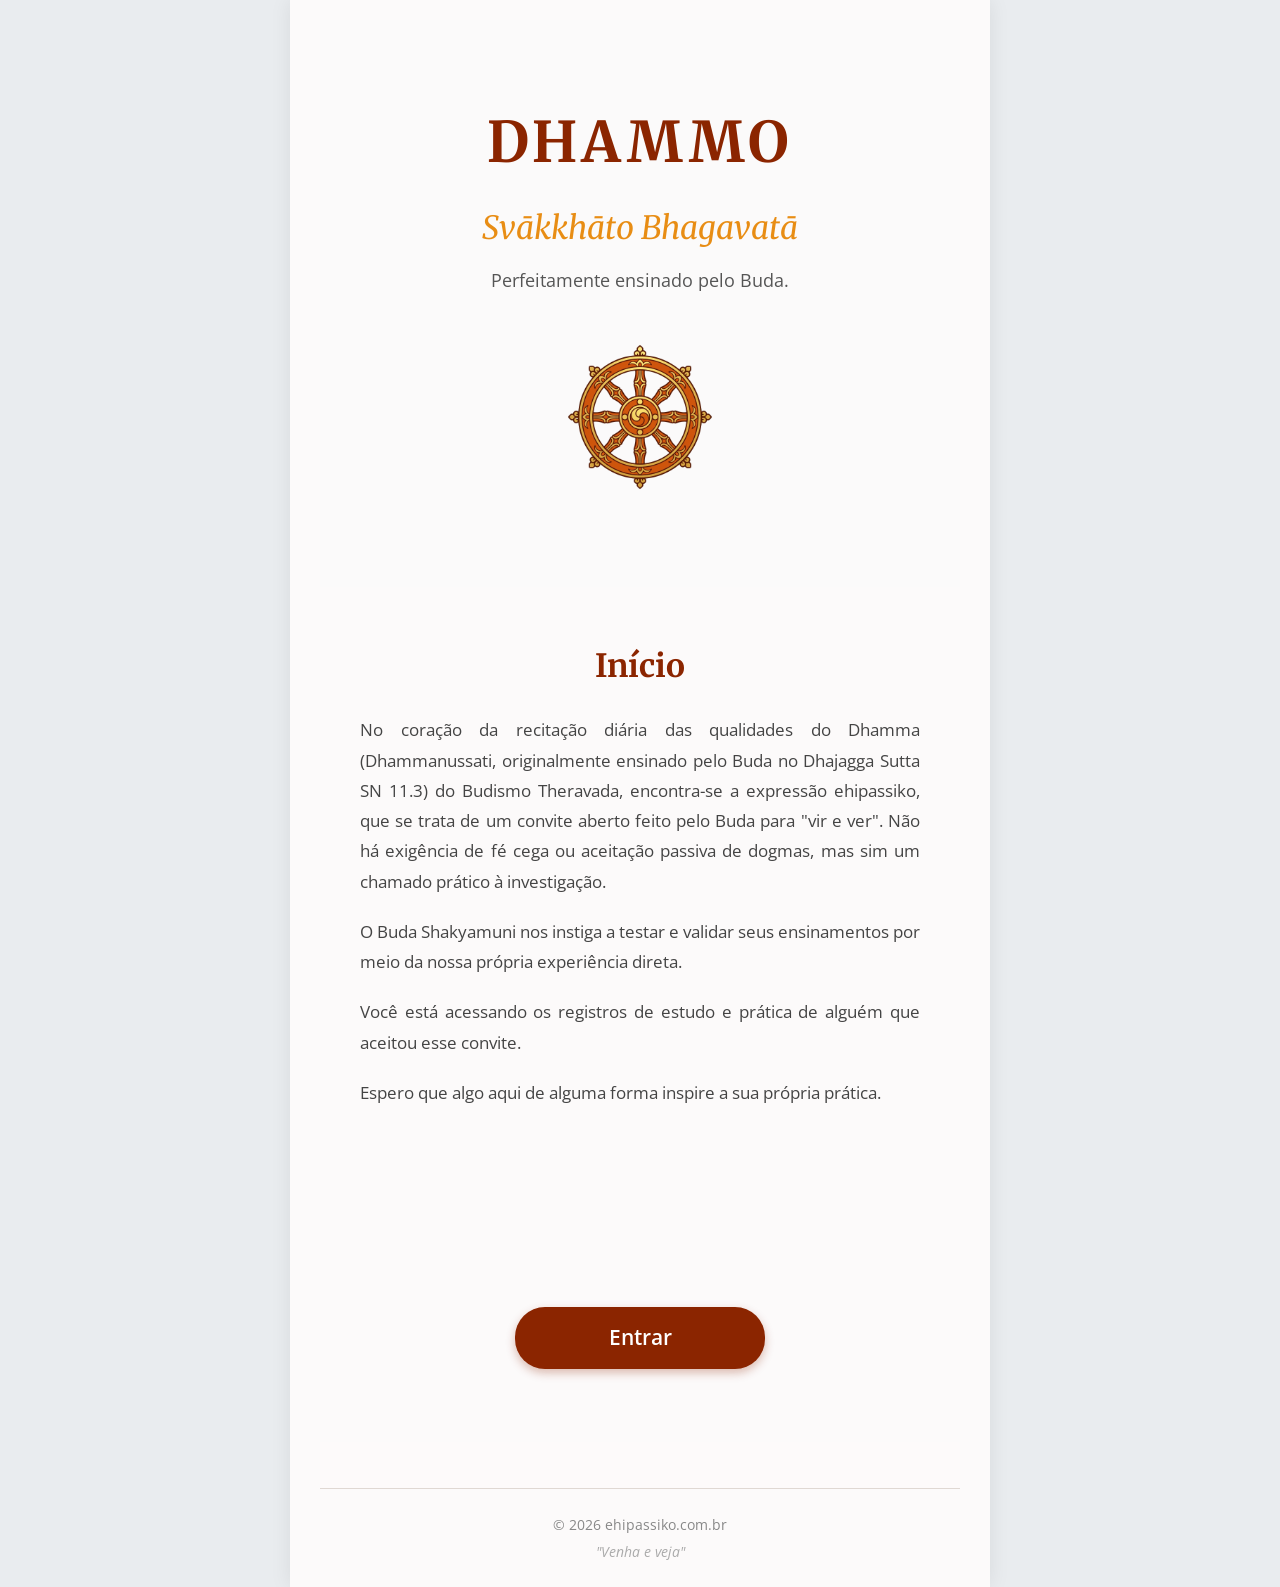
<file: index.html>
<!DOCTYPE html>
<html lang="pt-BR">
<head>
    <meta charset="UTF-8">
    <meta name="viewport" content="width=device-width, initial-scale=1.0">
    <title>Ehipassiko</title>
    <link rel="apple-touch-icon" sizes="180x180" href="favicon_io/apple-touch-icon.png">
    <link rel="icon" type="image/png" sizes="32x32" href="favicon_io/favicon-32x32.png">
    <link rel="icon" type="image/png" sizes="16x16" href="favicon_io/favicon-16x16.png">
    <link rel="manifest" href="favicon_io/site.webmanifest">
    <link href="https://cdn.jsdelivr.net/npm/bootstrap@5.3.0/dist/css/bootstrap.min.css" rel="stylesheet">
    <link href="https://fonts.googleapis.com/css2?family=Open+Sans:wght@400;600&family=Merriweather:wght@300;400;700&display=swap" rel="stylesheet">
    <link rel="stylesheet" href="./style.css">
</head>
<body>
    <div class="app-container">
    <!-- SEÇÃO 1 -->
    <section id="hero-section" class="parallax-section">
        
        <div class="dhammo-title">Dhammo</div>
        <div id="pali-word" class="characteristic-pali"></div>
        <div id="translation-text" class="characteristic-translation"></div>
        <img src="favicon_io/apple-touch-icon.png">
    </section>

    <!-- SEÇÃO 2 -->
    <section class="text-section">
        <h2>Início</h2>


        <p>No coração da recitação diária das qualidades do Dhamma (Dhammanussati, originalmente ensinado pelo Buda no Dhajagga Sutta SN 11.3) do Budismo Theravada, encontra-se a expressão ehipassiko, que se trata de um convite aberto feito pelo Buda para "vir e ver". Não há exigência de fé cega ou aceitação passiva de dogmas, mas sim um chamado prático à investigação.</p>
        <p>O Buda Shakyamuni nos instiga a testar e validar seus ensinamentos por meio da nossa própria experiência direta.</p>

        <p>Você está acessando os registros de estudo e prática de alguém que aceitou esse convite.</p>
        <p>Espero que algo aqui de alguma forma inspire a sua própria prática.</p>

    </section>



   
    <section id="cta-section">

        <a href="./perfil.html#julioprado/" target="_blank" class="btn-entrar">
            Entrar
        </a>
    </section>

    <!-- FOOTER -->
    <footer class="app-footer">
        &copy; 2026 ehipassiko.com.br
        <span>"Venha e veja"</span>
    </footer>

    </div>

    <script src="https://code.jquery.com/jquery-3.6.0.min.js"></script>
    <script src="https://cdn.jsdelivr.net/npm/bootstrap@5.3.0/dist/js/bootstrap.bundle.min.js"></script>
    <script src="./app.js"></script>
</body>
</html>
</file>
<file: style.css>
/* ==========================================
Variáveis de Cores
========================================== */
:root {
    --dhamma-bg: #FCFAFA;
    --dhamma-primary: #8B2500;
    --dhamma-secondary: #E88D14;
    --dhamma-text: #2c2c2c;
    --dhamma-border: #e0d8d3;
}

body {
    background-color: #e9ecef;
    font-family: 'Open Sans', sans-serif;
    color: var(--dhamma-text);
    display: flex;
    flex-direction: column;
    min-height: 100vh;
    margin: 0;
}

@keyframes fadeUp {
    from { opacity: 0; transform: translateY(10px); }
    to { opacity: 1; transform: translateY(0); }
}

.app-container {
    max-width: 700px;
    width: 100%;
    margin: 0 auto;
    background-color: var(--dhamma-bg);
    flex: 1;
    display: flex;
    flex-direction: column;
    box-shadow: 0 0 20px rgba(0,0,0,0.08);
    padding: 20px 30px 0 30px;
    animation: fadeUp 0.6s ease-out forwards;
}


/* ==========================================
Seções com Parallax
========================================== */
.parallax-section {
    background-image: url('https://res.cloudinary.com/nuxmz7hv/image/upload/v1788477175/IMG_20260621_112552401.jpg');
    position: relative;
    background-attachment: fixed;
    background-position: center;
    background-repeat: no-repeat;
    background-size: cover;
    display: flex;
    flex-direction: column;
    align-items: center;
    justify-content: center;
    text-align: center;
    padding: 80px 30px;
    z-index: 1;
}

.parallax-section::before {
    content: "";
    position: absolute;
    top: 0; left: 0; right: 0; bottom: 0;
    background-color: rgba(252, 250, 250, 0.8);
    z-index: -1;
}

/* Seção 1 - Hero */
#hero-section {
    min-height: 450px;
}

.dhammo-title {
    font-family: 'Merriweather', serif;
    font-size: 3.5rem;
    font-weight: 700;
    color: var(--dhamma-primary);
    text-transform: uppercase;
    letter-spacing: 4px;
    margin-bottom: 20px;
}

.characteristic-pali {
    font-family: 'Merriweather', serif;
    font-size: 2rem;
    color: var(--dhamma-secondary);
    font-style: italic;
    margin-bottom: 15px;
    min-height: 48px;
}

.characteristic-translation {
    font-size: 1.1rem;
    color: #555;
    min-height: 60px;
    opacity: 0;
    transition: opacity 0.8s ease;
}

.char {
    opacity: 0;
    display: inline-block;
    transform: translateY(10px);
    animation: revealChar 0.4s forwards cubic-bezier(0.2, 0.8, 0.2, 1);
}

@keyframes revealChar {
    to { opacity: 1; transform: translateY(0); }
}

/* Rotação da roda */
@keyframes girarRoda {
  0% {
    transform: rotate(0deg);
  }
  100% {
    transform: rotate(360deg);
  }
}

#hero-section img {
  transform-origin: center; 
  animation: girarRoda 30s linear infinite;
}

/* ==========================================
Seção 2 - Texto Fixo
========================================== */
.text-section {
    background-color: var(--dhamma-bg);
    padding: 60px 40px;
    text-align: justify;
}

.text-section h2 {
    font-family: 'Merriweather', serif;
    color: var(--dhamma-primary);
    text-align: center;
    margin-bottom: 30px;
    font-weight: 700;
}

.text-section p {
    font-size: 1.05rem;
    line-height: 1.8;
    margin-bottom: 20px;
    color: #444;
}

.text-section blockquote {
    border-left: 4px solid var(--dhamma-secondary);
    padding-left: 15px;
    font-style: italic;
    color: #666;
    margin: 25px 0;
}

/* ==========================================
Seção 3 - Call to Action (CTA)
========================================== */
#cta-section {
    background-image: url('https://res.cloudinary.com/nuxmz7hv/image/upload/v1788477241/IMG_20260621_093217408.jpg');
    position: relative;
    background-attachment: fixed;
    background-position: center;
    background-repeat: no-repeat;
    background-size: cover;
    display: flex;
    flex-direction: column;
    align-items: center;
    justify-content: center;
    text-align: center;
    padding: 80px 30px;
    z-index: 1;
    min-height: 300px;
    padding: 60px 30px;
}

#cta-section::before {
    content: "";
    position: absolute;
    top: 0; left: 0; right: 0; bottom: 0;
    background-color: rgba(252, 250, 250, 0.4);
    z-index: -1;
}

.btn-entrar {
    background-color: var(--dhamma-primary);
    color: white;
    font-size: 1.3rem;
    font-weight: 600;
    padding: 15px 40px;
    border-radius: 30px;
    border: none;
    transition: all 0.3s ease;
    box-shadow: 0 4px 10px rgba(139, 37, 0, 0.3);
    display: inline-flex;
    align-items: center;
    justify-content: center;
    min-width: 250px;
    text-decoration: none; /* Como agora é um link */
}

.btn-entrar:hover {
    background-color: #721d00;
    transform: translateY(-2px);
    box-shadow: 0 6px 15px rgba(139, 37, 0, 0.4);
    color: white;
}


/* ==========================================
Seção dos Perfis
========================================== */
/* Envolve o conteúdo principal para separar do footer */
.main-wrapper {
    flex: 1;
    padding-bottom: 30px;
}

/* ==========================================
    Perfil e Bio
    ========================================== */
.profile-header {
    display: flex;
    align-items: center;
    margin-bottom: 15px;
    cursor: pointer;
    transition: transform 0.3s ease, opacity 0.3s ease;
}
.profile-header:hover {
    transform: translateY(-2px);
    opacity: 0.9;
}
.profile-pic {
    width: 80px;
    height: 80px;
    border-radius: 50%;
    object-fit: cover;
    border: 3px solid var(--dhamma-secondary);
    margin-right: 15px;
    transition: box-shadow 0.3s ease;
}
.profile-header:hover .profile-pic {
    box-shadow: 0 4px 8px rgba(232, 141, 20, 0.3);
}
.profile-name {
    font-weight: 700;
    font-size: 1.5rem;
    margin: 0;
    color: var(--dhamma-primary);
}
.profile-bio {
    font-size: 0.95rem;
    line-height: 1.5;
    margin-bottom: 25px;
    color: #555;
    font-style: italic;
}

/* ==========================================
    Navegação (Abas)
    ========================================== */
.nav-tabs {
    border-bottom: 2px solid var(--dhamma-border);
    margin-bottom: 20px;
    flex-wrap: nowrap;
    overflow-x: auto;
    overflow-y: hidden;
    -webkit-overflow-scrolling: touch;
}
.nav-tabs::-webkit-scrollbar {
    display: none;
}
.nav-tabs .nav-link {
    color: #777;
    border: none;
    font-weight: 600;
    padding: 10px 15px;
    border-radius: 0;
    white-space: nowrap;
    transition: color 0.3s ease, border-color 0.3s ease;
}
.nav-tabs .nav-link.active {
    color: var(--dhamma-primary);
    background-color: transparent;
    border-bottom: 3px solid var(--dhamma-secondary);
}
.nav-tabs .nav-link:hover:not(.active) {
    color: var(--dhamma-secondary);
    border-bottom: 3px solid #ccc;
}

/* ==========================================
    Aba Sobre mim (Timeline)
    ========================================== */
.timeline-container { padding-left: 10px; }
.journey-item {
    position: relative;
    padding-left: 25px;
    border-left: 2px solid var(--dhamma-border);
    margin-bottom: 30px;
}
.journey-item:last-child { border-left-color: transparent; }
.journey-item::before {
    content: '';
    position: absolute;
    left: -7px;
    top: 5px;
    width: 12px;
    height: 12px;
    border-radius: 50%;
    background-color: var(--dhamma-secondary);
    border: 2px solid var(--dhamma-bg);
    transition: transform 0.3s ease, background-color 0.3s ease;
}
.journey-item:hover::before {
    transform: scale(1.3);
    background-color: var(--dhamma-primary);
}
.journey-title {
    font-family: 'Merriweather', serif;
    font-weight: 700;
    color: var(--dhamma-primary);
    font-size: 1.15rem;
    margin-bottom: 8px;
}
.journey-text {
    color: #444;
    line-height: 1.6;
    font-size: 0.95rem;
}

/* ==========================================
    Aba Leituras
    ========================================== */
.gamification-section { margin-bottom: 30px; }
.gamification-title {
    font-size: 1.1rem;
    font-weight: 700;
    color: var(--dhamma-primary);
    border-bottom: 1px solid var(--dhamma-border);
    padding-bottom: 5px;
    margin-bottom: 15px;
}
.progress-item { margin-bottom: 15px; }
.progress-header {
    display: flex;
    justify-content: space-between;
    font-size: 0.9rem;
    margin-bottom: 3px;
}
.progress {
    height: 12px;
    background-color: #f0e6e1;
    border-radius: 6px;
    overflow: hidden;
}
.progress-bar {
    background-color: var(--dhamma-secondary);
    width: 0;
    transition: width 1s cubic-bezier(0.4, 0, 0.2, 1);
}
.progress-stats {
    font-size: 0.8rem;
    color: #666;
    text-align: right;
    margin-top: 2px;
}

/* ==========================================
    Aba Artigos
    ========================================== */
.articles-container {
    max-height: 400px;
    overflow-y: auto;
    border: 1px solid var(--dhamma-border);
    border-radius: 5px;
    background: #fff;
}
.article-item {
    padding: 12px 15px;
    border-bottom: 1px solid #f0f0f0;
    cursor: pointer;
    transition: background 0.3s ease, padding-left 0.3s ease;
}
.article-item:last-child { border-bottom: none; }
.article-item:hover {
    background: #fcf8f5;
    padding-left: 20px;
    border-left: 3px solid var(--dhamma-secondary);
}
.article-date {
    color: var(--dhamma-secondary);
    font-size: 0.85rem;
    font-family: monospace;
    margin-right: 10px;
}
.article-title-list {
    font-weight: 600;
    color: var(--dhamma-text);
    transition: color 0.3s;
}
.article-item:hover .article-title-list { color: var(--dhamma-primary); }

.article-view h1 {
    font-family: 'Merriweather', serif;
    color: var(--dhamma-primary);
    font-size: 1.8rem;
    margin-bottom: 5px;
}
.article-view .article-meta {
    color: #888;
    font-size: 0.9rem;
    margin-bottom: 20px;
    border-bottom: 1px solid var(--dhamma-border);
    padding-bottom: 10px;
}
.article-view .article-body {
    font-family: 'Merriweather', serif;

    font-size: 1.05rem;
    line-height: 1.7;
    color: #333;
}
.back-btn {
    color: var(--dhamma-secondary);
    text-decoration: none;
    font-weight: 600;
    display: inline-block;
    margin-bottom: 15px;
    transition: transform 0.2s, color 0.2s;
}
.back-btn:hover {
    text-decoration: underline;
    color: var(--dhamma-primary);
    transform: translateX(-5px);
}

/* ==========================================
    Aba Galeria
    ========================================== */
.gallery-grid {
    display: grid;
    grid-template-columns: repeat(3, 1fr);
    gap: 5px;
}
.thumb-wrapper {
    overflow: hidden;
    aspect-ratio: 1 / 1;
    cursor: pointer;
    background-color: #eee;
    position: relative; /* ADICIONE ESTA LINHA */
}

/* Do album */
 .thumb-1x1 {
width: 100%;
height: 100%;
background-size: cover;
background-position: center;
transition: transform 0.4s ease, filter 0.4s ease;
} 

/* Das fotos dentro do album */
.thumb-1x1-img {
    width: 100%;
    height: 100%;
    object-fit: cover; 
    aspect-ratio: 1 / 1; 
    display: block;
    transition: transform 0.4s ease, filter 0.4s ease;
}


.thumb-wrapper:hover .thumb-1x1,
.thumb-wrapper:hover .thumb-1x1-img {
    transform: scale(1.08);
    filter: brightness(1.1);
}


/* Ícone de play aplicado sobre o wrapper (fica por cima da img) */
.thumb-wrapper.video::after {
    content: '▶';
    color: white;
    font-size: 1.5rem;
    text-shadow: 0 0 5px rgba(0,0,0,0.8);
    display: flex;
    align-items: center;
    justify-content: center;
    width: 100%;
    height: 100%;
    background: rgba(0,0,0,0.2);
    transition: background 0.3s;
    
    /* Configurações para sobrepor a imagem */
    position: absolute;
    top: 0;
    left: 0;
    pointer-events: none; /* Permite clicar através do ícone */
    z-index: 2; /* Garante que fique acima da tag img */
}

/* Efeito ao passar o mouse no vídeo */
.thumb-wrapper.video:hover::after { 
    background: rgba(0,0,0,0.4); 
}

.modal-content { background-color: transparent; border: none; }
.modal-header { border: none; padding-bottom: 0; }
.modal-header .btn-close {
    background-color: white;
    opacity: 1;
    border-radius: 50%;
    padding: 10px;
    transition: transform 0.3s;
}
.modal-header .btn-close:hover { transform: rotate(90deg); }
.media-full {
    width: 100%;
    max-height: 85vh;
    object-fit: contain;
    animation: fadeUp 0.4s ease;
}












/* ==========================================
Footer
========================================== */
.app-footer {
    background-color: var(--dhamma-bg);
    border-top: 1px solid var(--dhamma-border);
    padding: 25px 0;
    text-align: center;
    color: #888;
    font-size: 0.9rem;
    margin-top: auto;
}
.app-footer span {
    display: block;
    margin-top: 5px;
    font-style: italic;
    color: #aaa;
}

@media (max-width: 576px) {
    .parallax-section { padding: 60px 20px; }
    .text-section { padding: 40px 20px; }
    .dhammo-title { font-size: 2.5rem; }
    .characteristic-pali { font-size: 1.5rem; }
    .characteristic-translation { font-size: 1rem; }

    /*  Perfis  */
    .app-container { padding: 15px 15px 0 15px; }
    .profile-header { flex-direction: column; text-align: center; }
    .profile-pic { margin-right: 0; margin-bottom: 10px; }
}
</file>
